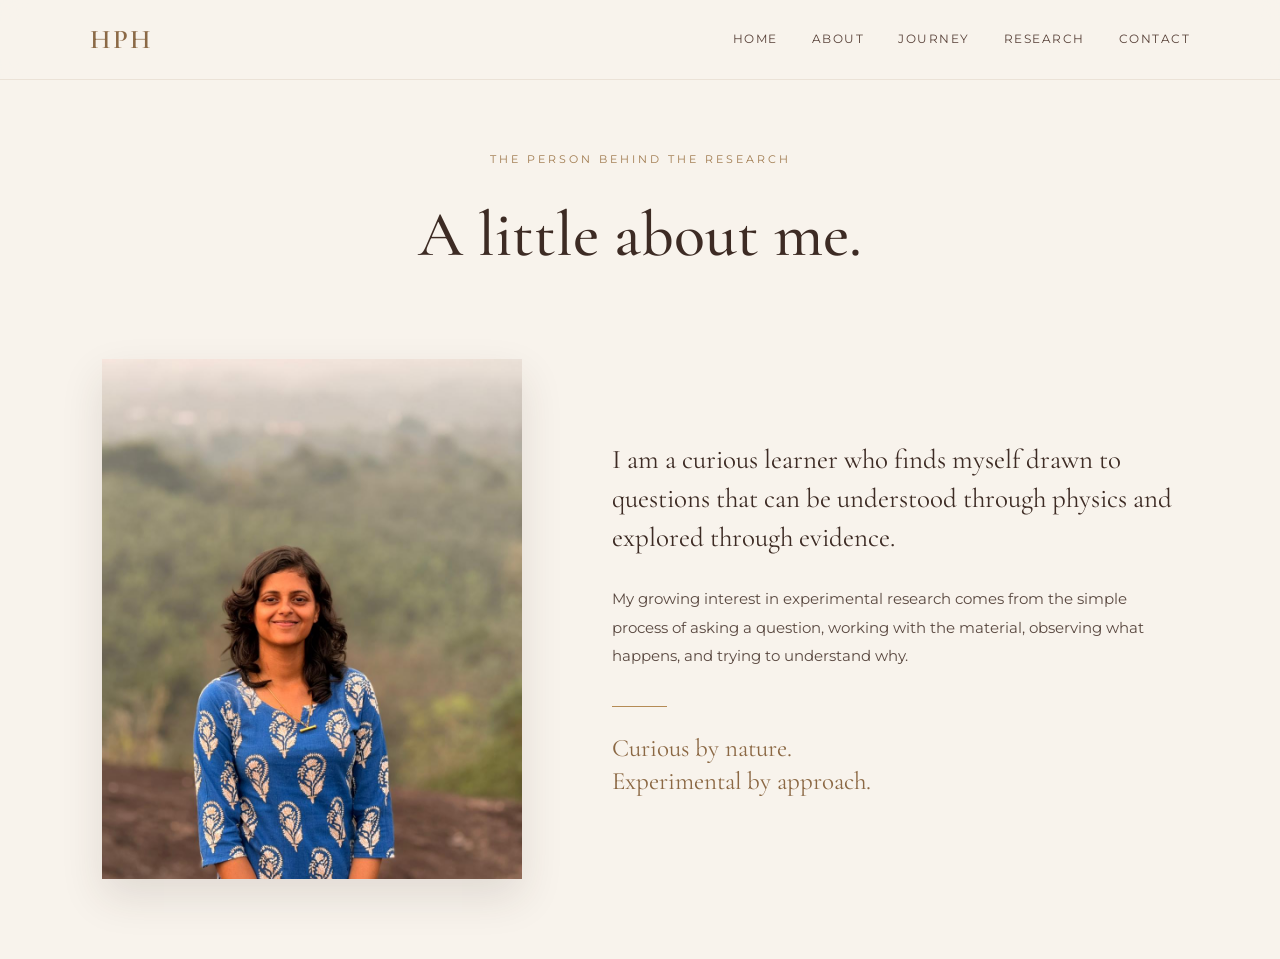
<file: about.html>
<!DOCTYPE html>
<html lang="en">

<head>
    <meta charset="UTF-8">
    <meta name="viewport" content="width=device-width, initial-scale=1.0">

    <title>About Me | Haritha P H</title>

    <link rel="preconnect" href="https://fonts.googleapis.com">
    <link rel="preconnect" href="https://fonts.gstatic.com" crossorigin>

    <link
        href="https://fonts.googleapis.com/css2?family=Cormorant+Garamond:wght@400;500;600;700&family=Montserrat:wght@300;400;500;600&display=swap"
        rel="stylesheet">

    <link rel="stylesheet" href="style.css">
</head>

<body>

    <!-- Navigation -->

    <header class="navbar">

        <div class="logo">
            HPH
        </div>

        <nav> 
    <a href="index.html">Home</a> 
    <a href="about.html">About</a> 
    <a href="journey.html">Journey</a> 
    <a href="project.html">Research</a> 
    <a href="contact.html">Contact</a> 
</nav>

    </header>


    <!-- About Page -->

    <main>

        <section class="about-page">

            <div class="about-heading">

                <p class="section-label">
                    THE PERSON BEHIND THE RESEARCH
                </p>

                <h1>
                    A little about me.
                </h1>

            </div>


            <div class="about-content">

                <!-- Photo -->

                <div class="about-photo">

                    <img
                        src="images/about pic.jpeg"
                        alt="Haritha P H"
                    >

                </div>


                <!-- Text -->

                <div class="about-text">

                    <p class="about-intro">
                        I am a curious learner who finds myself drawn to
                        questions that can be understood through physics
                        and explored through evidence.
                    </p>

                    
                    <p>
                        My growing interest in experimental research comes
                        from the simple process of asking a question,
                        working with the material, observing what happens,
                        and trying to understand why.
                    </p>

                    <div class="about-line"></div>

                    <p class="about-quote">
                        Curious by nature.<br>
                        Experimental by approach.
                    </p>

                </div>

            </div>

        </section>

    </main>

</body>

</html>
</file>
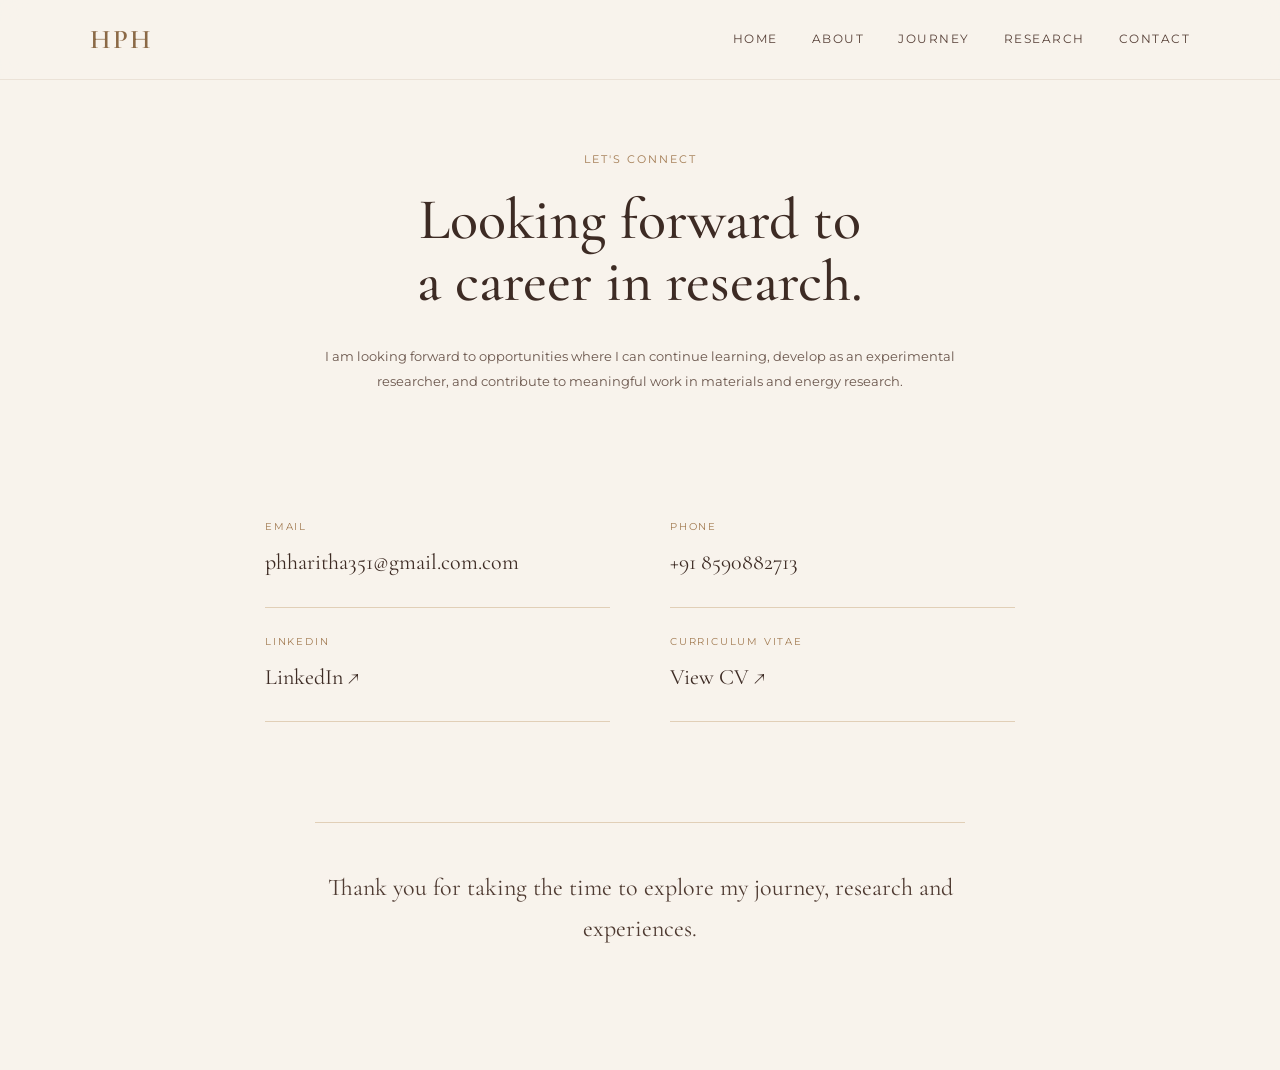
<file: contact.html>
<!DOCTYPE html>
<html lang="en">

<head>

    <meta charset="UTF-8">

    <meta name="viewport" content="width=device-width, initial-scale=1.0">

    <title>Contact | Haritha PH</title>

    <link rel="stylesheet" href="style.css">

    <link
        href="https://fonts.googleapis.com/css2?family=Cormorant+Garamond:wght@400;500;600&family=Montserrat:wght@300;400;500&display=swap"
        rel="stylesheet"
    >

</head>


<body>


    <!-- =========================
         NAVIGATION
    ========================= -->

    <header class="navbar">

    <div class="logo">
        HPH
    </div>

    <nav>
        <a href="index.html">Home</a>
        <a href="about.html">About</a>
        <a href="journey.html">Journey</a>
        <a href="project.html">Research</a>
        <a href="contact.html">Contact</a>
    </nav>

</header>



    <!-- =========================
         CONTACT PAGE
    ========================= -->

    <main class="contact-page">


        <section class="contact-intro">

            <p class="story-label">
                LET'S CONNECT
            </p>

            <h1>
                Looking forward to
                <br>
                a career in research.
            </h1>

            <p class="contact-description">
                I am looking forward to opportunities where I can continue
                learning, develop as an experimental researcher, and
                contribute to meaningful work in materials and energy research.
            </p>

        </section>



        <!-- =========================
             CONTACT DETAILS
        ========================= -->

        <section class="contact-details">

            <div class="contact-item">

                <span>
                    EMAIL
                </span>

                <a href="mailto:phharitha351@gmail.com">
                    phharitha351@gmail.com.com
                </a>

            </div>


            <div class="contact-item">

                <span>
                    PHONE
                </span>

                <a href="tel:+918590882713">
                    +91 8590882713
                </a>

            </div>


            <div class="contact-item">

                <span>
                    LINKEDIN
                </span>

                <a
                    href="https://www.linkedin.com/in/haritha-ph"
                    target="_blank"
                >
                    LinkedIn ↗
                </a>

            </div>


            <div class="contact-item">

                <span>
                    CURRICULUM VITAE
                </span>

                <a
                    href="documents/Haritha CV.pdf"
                    target="_blank"
                >
                    View CV ↗
                </a>

            </div>

        </section>



        <div class="contact-closing">

            <p>
                Thank you for taking the time to explore my journey,
                research and experiences.
            </p>

        </div>


    </main>


</body>

</html>
</file>
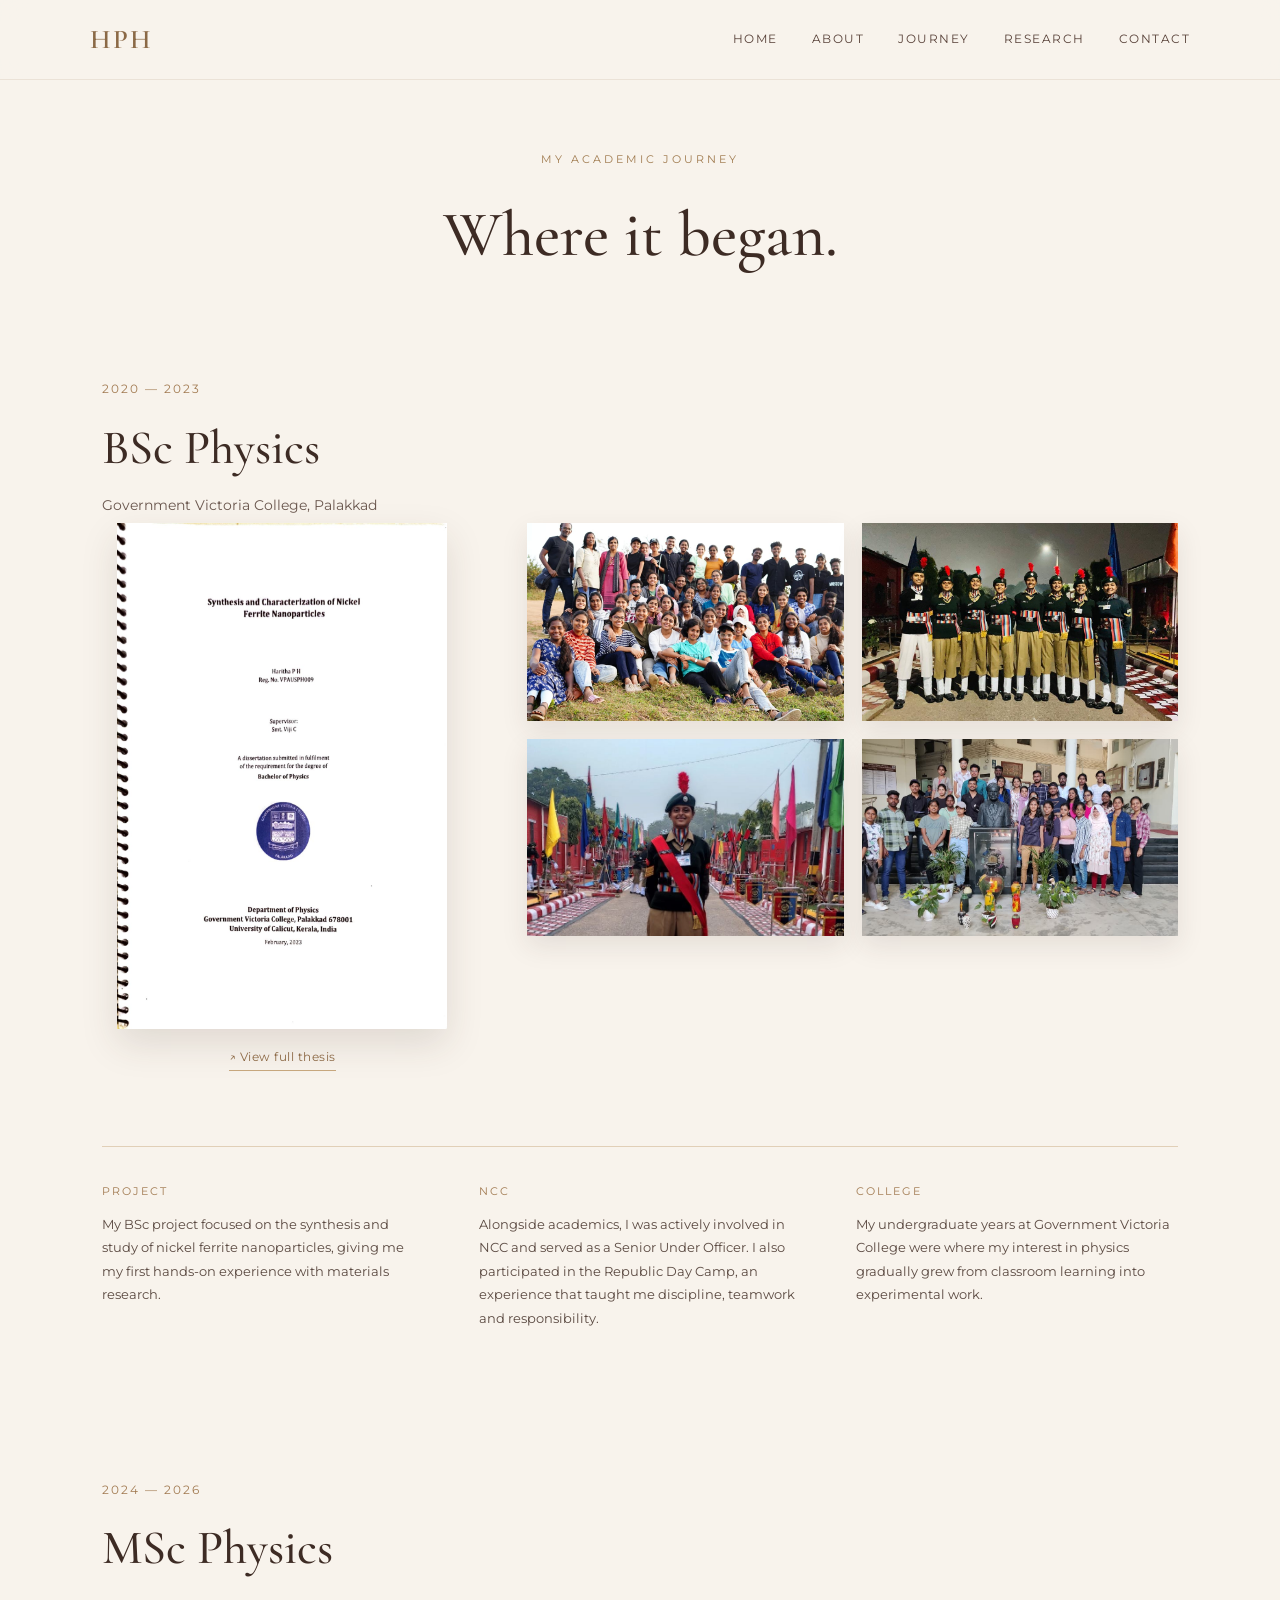
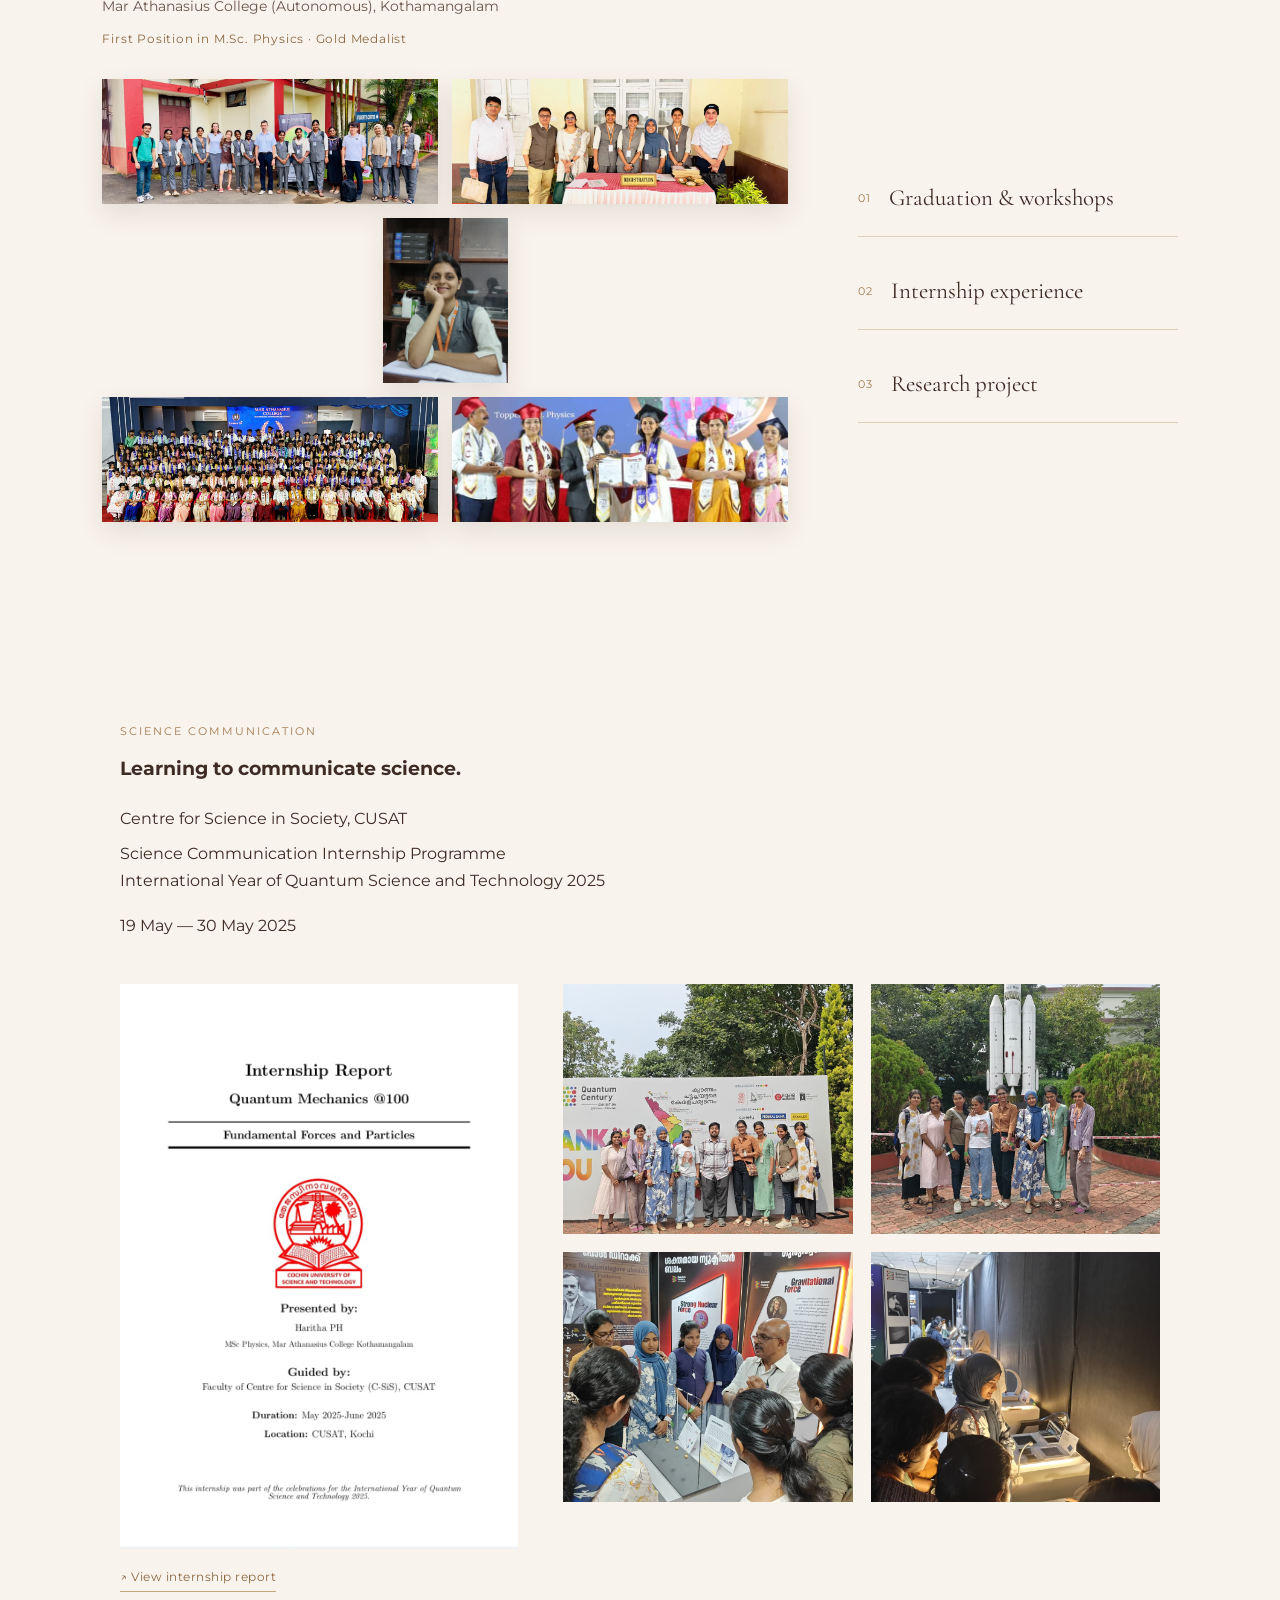
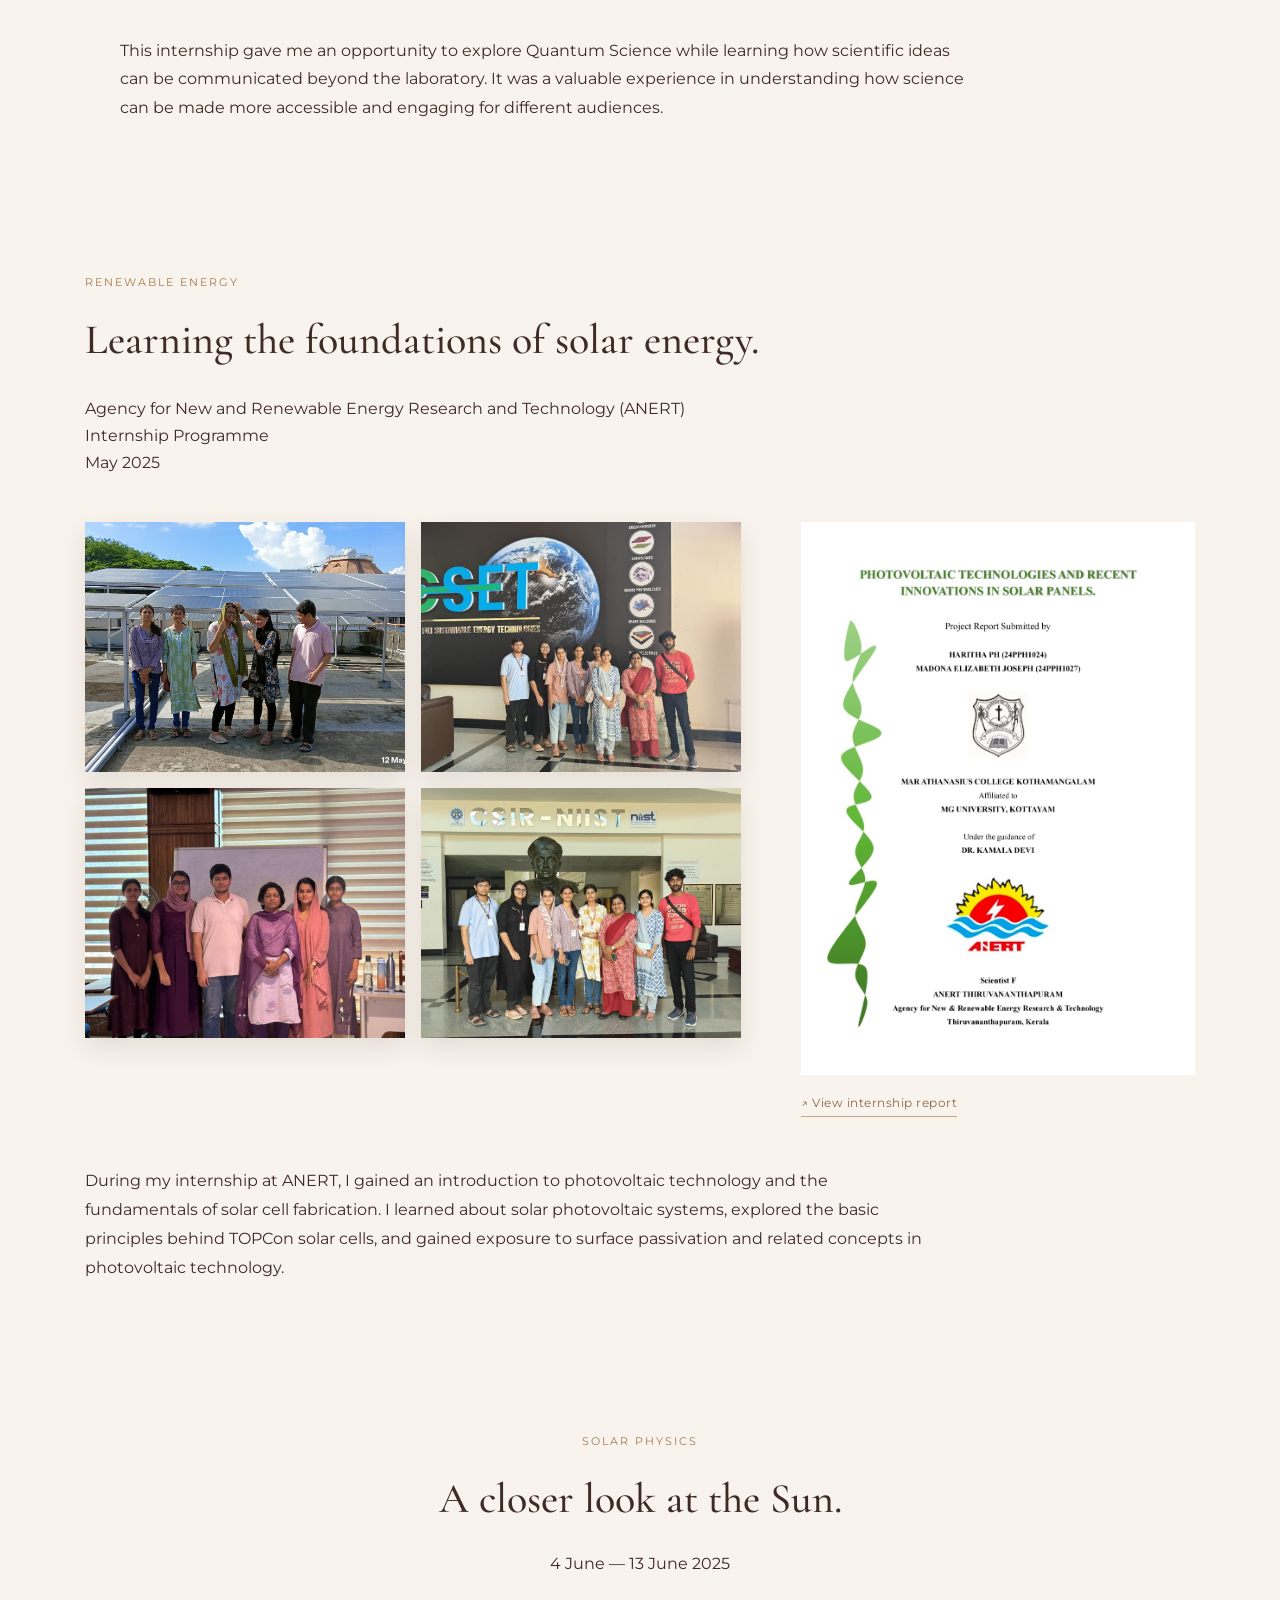
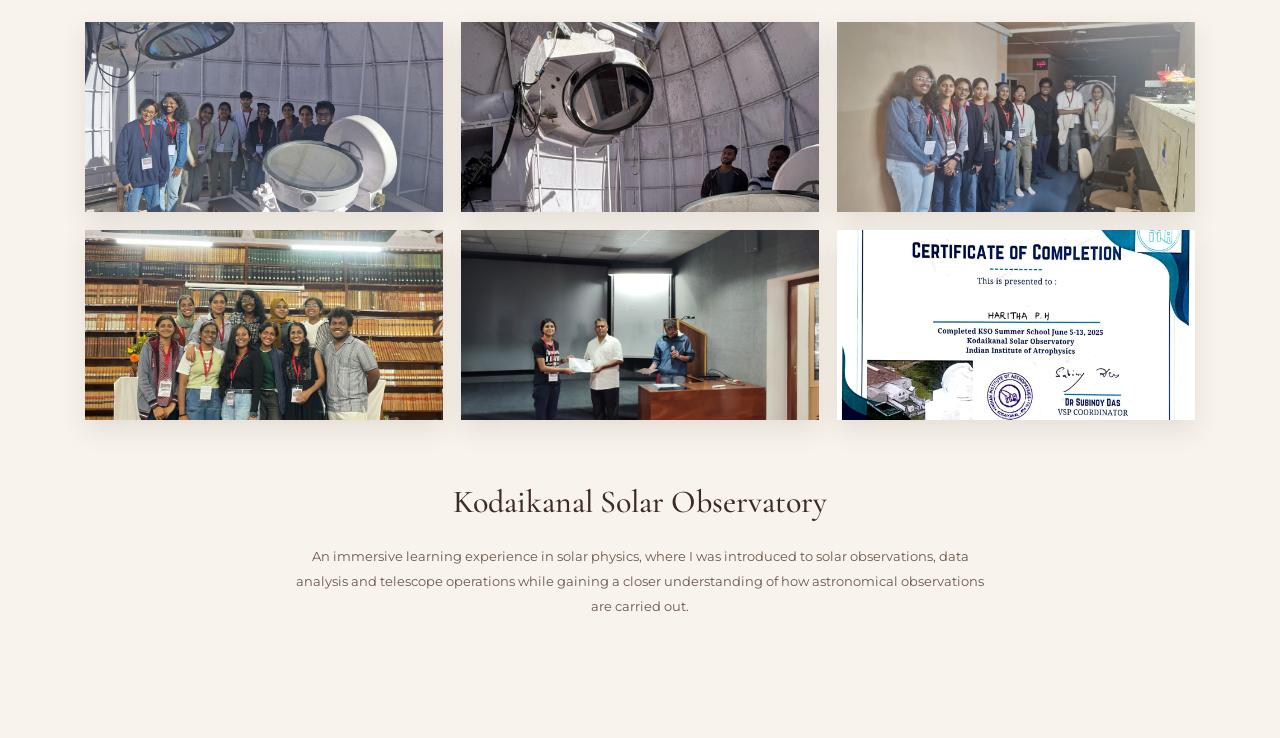
<file: journey.html>
<!DOCTYPE html>
<html lang="en">

<head>

    <meta charset="UTF-8">
    <meta name="viewport" content="width=device-width, initial-scale=1.0">

    <title>Academic Journey | Haritha P H</title>

    <link rel="preconnect" href="https://fonts.googleapis.com">
    <link rel="preconnect" href="https://fonts.gstatic.com" crossorigin>

    <link
        href="https://fonts.googleapis.com/css2?family=Cormorant+Garamond:wght@400;500;600;700&family=Montserrat:wght@300;400;500;600&display=swap"
        rel="stylesheet">

    <link rel="stylesheet" href="style.css">

</head>

<body>

    <!-- Navigation -->

    <header class="navbar">

        <div class="logo">
            HPH
        </div>

        <nav> 
    <a href="index.html">Home</a> 
    <a href="about.html">About</a> 
    <a href="journey.html">Journey</a> 
    <a href="project.html">Research</a> 
    <a href="contact.html">Contact</a> 
</nav>
    </header>


    <!-- Academic Journey -->

    <main>

        <section class="journey-page">

            <div class="journey-heading">

                <p class="section-label">
                    MY ACADEMIC JOURNEY
                </p>

                <h1>
                    Where it began.
                </h1>

            </div>


            <!-- BSc Section -->

            <section class="bsc-section">

                <div class="bsc-title">

                    <p class="journey-year">
                        2020 — 2023
                    </p>

                    <h2>
                        BSc Physics
                    </h2>

                    <p class="institution">
                        Government Victoria College, Palakkad
                    </p>

                </div>


                <!-- Thesis -->

                <div class="bsc-layout">

                    <div class="bsc-thesis">

                        <img
                            src="images/bsc 5.jpeg"
                            alt="BSc Project Thesis"
                        >

                        <a
                            href="documents/BSc Project Thesis.pdf"
                            target="_blank"
                            class="thesis-link"
                        >
                            ↗ View full thesis
                        </a>

                    </div>


                    <!-- Photos -->

                   <div class="bsc-photos">

    <div class="bsc-photo">
        <img
            src="images/bsc 1.jpeg"
            alt="BSc college experience"
        >
    </div>

    <div class="bsc-photo">
        <img
            src="images/bsc 2.jpeg"
            alt="BSc college experience"
        >
    </div>

    <div class="bsc-photo">
        <img
            src="images/bsc 3.jpeg"
            alt="NCC experience during undergraduate studies"
        >
    </div>

    <div class="bsc-photo">
        <img
            src="images/bsc 4.jpeg"
            alt="Republic Day Camp experience"
        >
    </div>

</div>
                    </div>

                </div>


                <!-- BSc Story -->

                <div class="bsc-story">

                    <div>

                        <p class="story-label">
                            PROJECT
                        </p>

                        <p>
                            My BSc project focused on the synthesis and
                            study of nickel ferrite nanoparticles, giving
                            me my first hands-on experience with materials
                            research.
                        </p>

                    </div>


                    <div>

                        <p class="story-label">
                            NCC
                        </p>

                        <p>
                            Alongside academics, I was actively involved
                            in NCC and served as a Senior Under Officer.
                            I also participated in the Republic Day Camp,
                            an experience that taught me discipline,
                            teamwork and responsibility.
                        </p>

                    </div>


                    <div>

                        <p class="story-label">
                            COLLEGE
                        </p>

                        <p>
                            My undergraduate years at Government Victoria
                            College were where my interest in physics
                            gradually grew from classroom learning into
                            experimental work.
                        </p>

                    </div>

                </div>

            </section>
<!-- MSc Section -->

<section class="msc-section">

    <div class="msc-title">

        <p class="journey-year">
            2024 — 2026
        </p>

        <h2>
            MSc Physics
        </h2>

        <p class="institution">
            Mar Athanasius College (Autonomous), Kothamangalam
        </p>
        <p class="msc-achievement">
    First Position in M.Sc. Physics · Gold Medalist
</p>

    </div>


    <div class="msc-intro-layout">

        <!-- Five MSc photos -->

        <div class="msc-photos">

            <div class="msc-photo">
                <img
                    src="images/msc 1.jpeg"
                    alt="MSc college experience"
                >
            </div>

            <div class="msc-photo">
                <img
                    src="images/msc 2.jpeg"
                    alt="MSc college experience"
                >
            </div>

            <div class="msc-photo">
                <img
                    src="images/msc 3.jpeg"
                    alt="MSc college experience"
                >
            </div>

            <div class="msc-photo">
                <img
                    src="images/msc 4.jpeg"
                    alt="MSc college experience"
                >
            </div>

            <div class="msc-photo">
                <img
                    src="images/msc 5.jpeg"
                    alt="MSc college experience"
                >
            </div>

        </div>


        <!-- MSc highlights -->

        <div class="msc-highlights">

    <div class="msc-highlight">
        <span>01</span>
        <p>Graduation & workshops</p>
    </div>

    <div class="msc-highlight">
        <span>02</span>
        <p>Internship experience</p>
    </div>

    <div class="msc-highlight">
        <span>03</span>
        <p>Research project</p>
    </div>

</div>

</section>
        </section>

</section>
<!-- Science Communication Internship -->

<section class="science-communication">

    <div class="science-header">

        <p class="story-label">
            SCIENCE COMMUNICATION
        </p>

        <h3>
            Learning to communicate science.
        </h3>

        <p class="experience-item">
            Centre for Science in Society, CUSAT
        </p>

        <p class="experience-item">
            Science Communication Internship Programme
            <br>
            International Year of Quantum Science and Technology 2025
        </p>

        <p class="experience-date">
            19 May — 30 May 2025
        </p>

    </div>


    <div class="science-content">

        <!-- Internship Report -->

        <div class="science-report">

            <img
                src="images/science report.jpeg"
                alt="Science Communication Internship Report"
            >

            <a
                href="documents/CUSAT Internship Report.pdf"
                target="_blank"
                class="thesis-link"
            >
                ↗ View internship report
            </a>

        </div>


        <!-- Four Photos -->

        <div class="science-photos">

            <div class="science-photo">
                <img
                    src="images/science 1.jpeg"
                    alt="Science communication internship"
                >
            </div>

            <div class="science-photo">
                <img
                    src="images/science 2.jpeg"
                    alt="Science communication internship"
                >
            </div>

            <div class="science-photo">
                <img
                    src="images/science 3.jpeg"
                    alt="Science communication internship"
                >
            </div>

            <div class="science-photo">
                <img
                    src="images/science 4.jpeg"
                    alt="Science communication internship"
                >
            </div>

        </div>

    </div>


    <!-- Short reflection -->

    <div class="science-description">

        <p>
            This internship gave me an opportunity to explore Quantum Science
            while learning how scientific ideas can be communicated beyond
            the laboratory. It was a valuable experience in understanding
            how science can be made more accessible and engaging for
            different audiences.
        </p>

    </div>

</section>
<!-- ANERT Internship -->

<section class="anert-section">

    <div class="anert-header">

        <p class="story-label">
            RENEWABLE ENERGY
        </p>

        <h3>
            Learning the foundations of solar energy.
        </h3>

        <p class="experience-item">
            Agency for New and Renewable Energy Research and Technology (ANERT)
        </p>

        <p class="experience-item">
            Internship Programme
        </p>

        <p class="experience-date">
            May 2025
        </p>

    </div>


    <div class="anert-content">

        <!-- Four Photos -->

        <div class="anert-photos">

            <div class="anert-photo anert-landscape">
                <img
                    src="images/Anert 1.jpeg"
                    alt="ANERT internship experience"
                >
            </div>

            <div class="anert-photo anert-landscape">
                <img
                    src="images/Anert 2.jpeg"
                    alt="ANERT internship experience"
                >
            </div>

            <div class="anert-photo anert-landscape">
                <img
                    src="images/Anert 4.jpeg"
                    alt="ANERT internship experience"
                >
            </div>

            <div class="anert-photo anert-portrait">
                <img
                    src="images/Anert 3.jpeg"
                    alt="ANERT internship experience"
                >
            </div>

        </div>


        <!-- Internship Report -->

        <div class="anert-report">

            <img
                src="images/Anert report.jpeg"
                alt="ANERT internship report"
            >

            <a
                href="documents/anert internship report.pdf"
                target="_blank"
                class="thesis-link"
            >
                ↗ View internship report
            </a>

        </div>

    </div>


    <!-- What I did -->

    <div class="anert-description">

        <p>
            During my internship at ANERT, I gained an introduction to
            photovoltaic technology and the fundamentals of solar cell
            fabrication. I learned about solar photovoltaic systems,
            explored the basic principles behind TOPCon solar cells, and
            gained exposure to surface passivation and related concepts
            in photovoltaic technology.
        </p>

    </div>

</section>
<!-- Kodaikanal Solar Observatory -->

<section class="kso-section">

    <div class="kso-header">

        <p class="story-label">
            SOLAR PHYSICS
        </p>

        <h3>
            A closer look at the Sun.
        </h3>

        <p class="experience-date">
            4 June — 13 June 2025
        </p>

    </div>


    <!-- Photo Gallery -->

    <div class="kso-photos">

        <div class="kso-photo">
            <img
                src="images/KSO 1.jpeg"
                alt="Kodaikanal Solar Observatory"
            >
        </div>

        <div class="kso-photo">
            <img
                src="images/KSO 2.jpeg"
                alt="Kodaikanal Solar Observatory"
            >
        </div>

        <div class="kso-photo">
            <img
                src="images/KSO 3.jpeg"
                alt="Kodaikanal Solar Observatory"
            >
        </div>

        <div class="kso-photo">
            <img
                src="images/KSO 4.jpeg"
                alt="Kodaikanal Solar Observatory"
            >
        </div>

        <div class="kso-photo">
            <img
                src="images/KSO 5.jpeg"
                alt="Kodaikanal Solar Observatory"
            >
        </div>

        <div class="kso-photo">
            <img
                src="images/Kodaikanal Solar Observatory certificate.jpeg"
                alt="Kodaikanal Solar Observatory certificate"
            >
        </div>

    </div>


    <!-- Centre Description -->

    <div class="kso-story">

        <h4>
            Kodaikanal Solar Observatory
        </h4>

        <p>
            An immersive learning experience in solar physics, where I was
            introduced to solar observations, data analysis and telescope
            operations while gaining a closer understanding of how astronomical
            observations are carried out.
        </p>

    </div>

</section>
    </main>

</body>

</html>
</file>
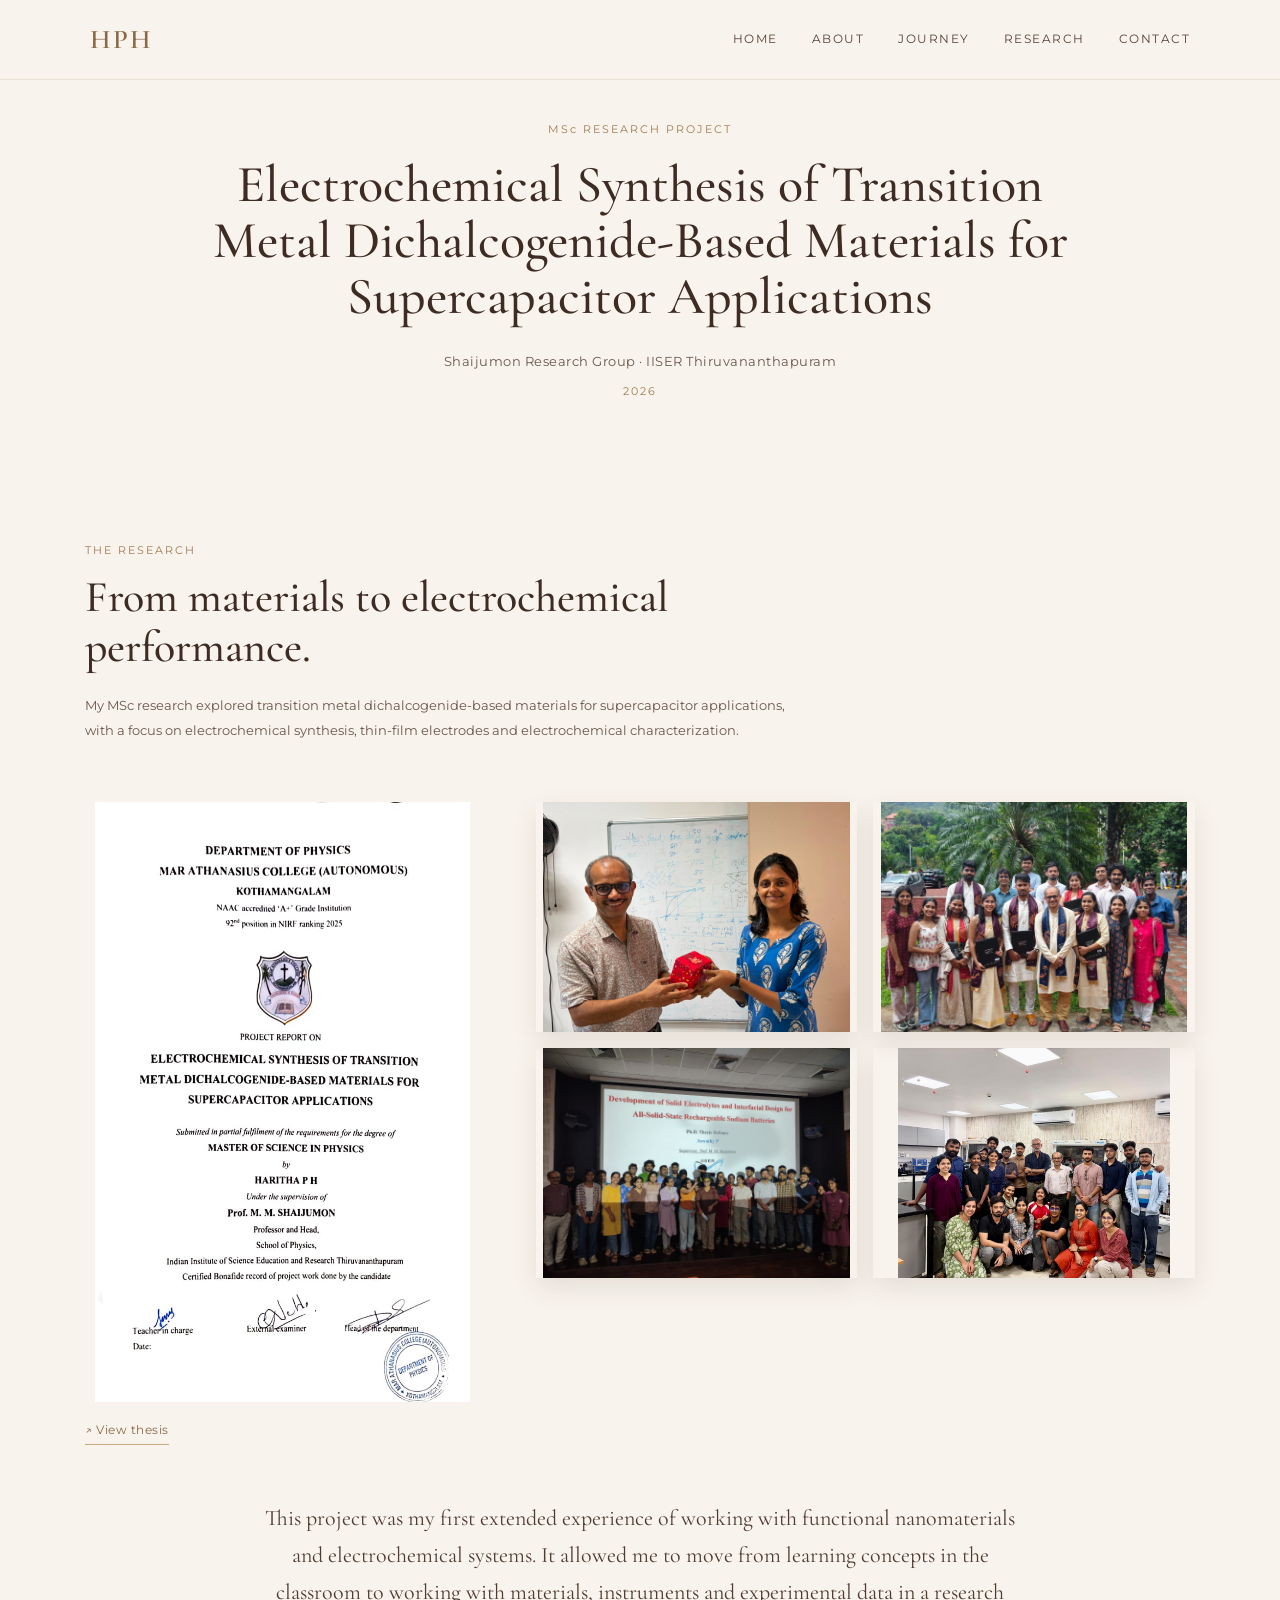
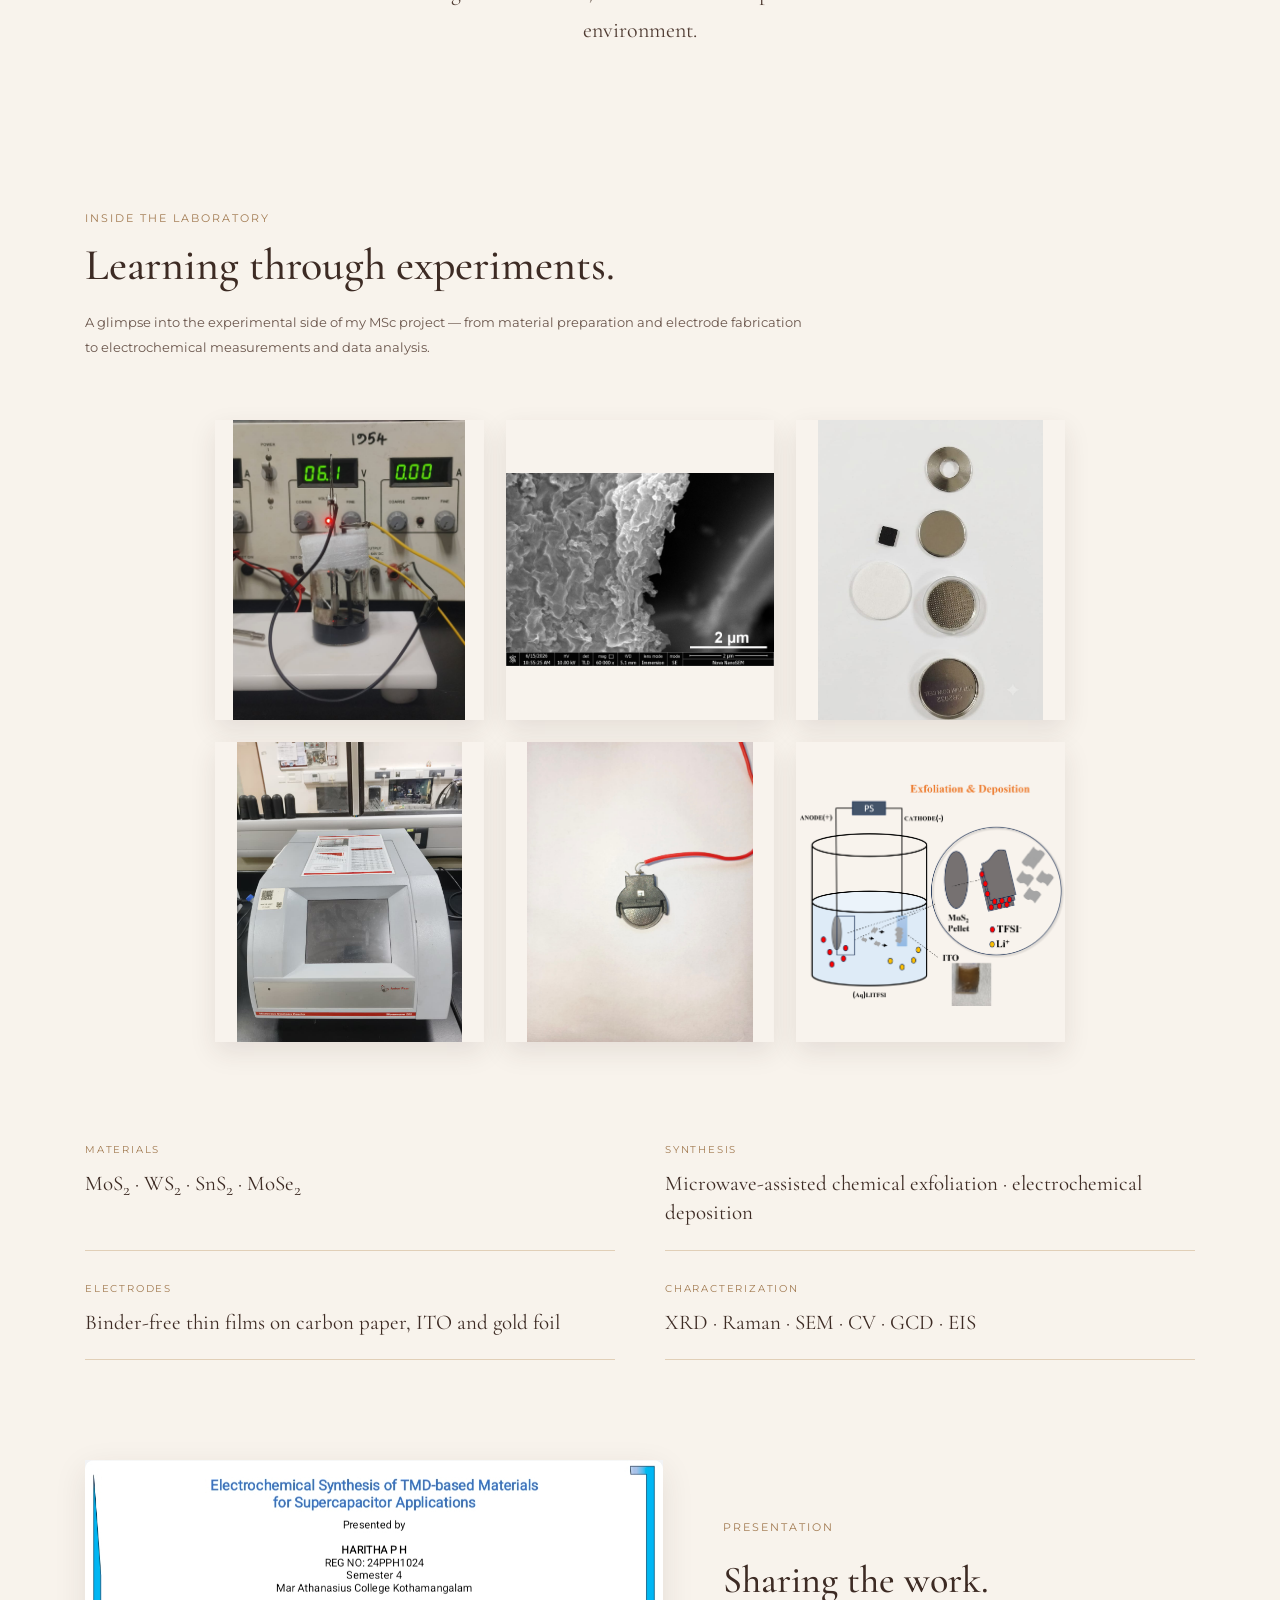
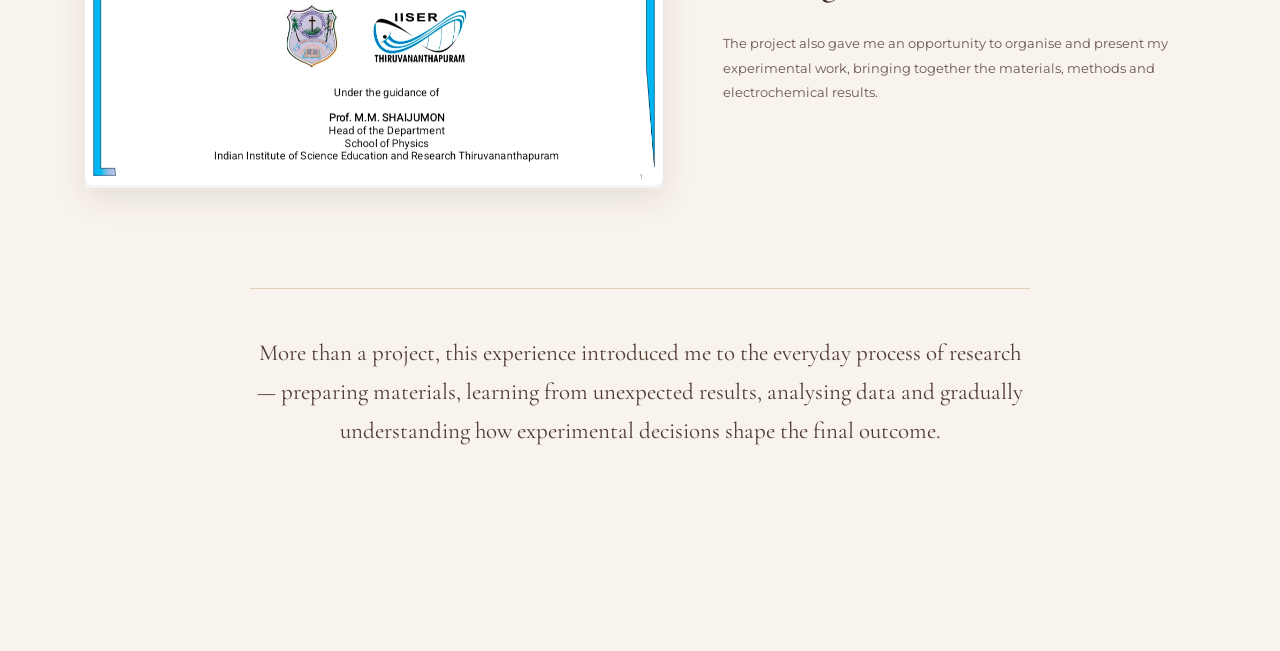
<file: project.html>
<!DOCTYPE html>
<html lang="en">

<head>

    <meta charset="UTF-8">

    <meta name="viewport" content="width=device-width, initial-scale=1.0">

    <title>MSc Research Project | Haritha PH</title>

    <link rel="stylesheet" href="style.css">

    <link
        href="https://fonts.googleapis.com/css2?family=Cormorant+Garamond:wght@400;500;600&family=Montserrat:wght@300;400;500&display=swap"
        rel="stylesheet"
    >

</head>


<body>


    <!-- =========================
         NAVIGATION
    ========================= -->

    <header class="navbar">

    <div class="logo">
        HPH
    </div>

    <nav>
        <a href="index.html">Home</a>
        <a href="about.html">About</a>
        <a href="journey.html">Journey</a>
        <a href="project.html">Research</a>
        <a href="contact.html">Contact</a>
    </nav>

</header>


    <!-- =========================
         PROJECT PAGE
    ========================= -->

    <main class="project-page">


        <!-- =========================
             PROJECT INTRODUCTION
        ========================= -->

        <section class="project-intro">

            <p class="story-label">
                MSc RESEARCH PROJECT
            </p>

            <h1>
                Electrochemical Synthesis of
                Transition Metal Dichalcogenide-Based
                Materials for Supercapacitor Applications
            </h1>

            <p class="project-institution">
                Shaijumon Research Group · IISER Thiruvananthapuram
            </p>

            <p class="project-date">
                2026
            </p>

        </section>



        <!-- =====================================================
             SECTION 1 — THE RESEARCH
        ===================================================== -->

        <section class="research-section">


            <div class="research-heading">

                <p class="story-label">
                    THE RESEARCH
                </p>

                <h2>
                    From materials to electrochemical performance.
                </h2>

                <p>
                    My MSc research explored transition metal
                    dichalcogenide-based materials for supercapacitor
                    applications, with a focus on electrochemical
                    synthesis, thin-film electrodes and electrochemical
                    characterization.
                </p>

            </div>



            <!-- Thesis + Memories -->

            <div class="research-layout">


                <!-- Thesis -->

                <div class="research-thesis">

                    <img
                        src="images/thesis.jpeg"
                        alt="MSc thesis"
                    >

                    <a
                        href="documents/MSc thesis.pdf"
                        target="_blank"
                        class="thesis-link"
                    >
                        ↗ View thesis
                    </a>

                </div>



                <!-- Research Memories -->

                <div class="research-memories">


                    <div class="research-memory">

                        <img
                            src="images/project 1.jpeg"
                            alt="MSc research experience"
                        >

                    </div>


                    <div class="research-memory">

                        <img
                            src="images/project 2.jpeg"
                            alt="MSc research experience"
                        >

                    </div>


                    <div class="research-memory">

                        <img
                            src="images/project 3.jpeg"
                            alt="MSc research experience"
                        >

                    </div>


                    <div class="research-memory">

                        <img
                            src="images/project 4.jpeg"
                            alt="MSc research experience"
                        >

                    </div>


                </div>

            </div>



            <!-- Research Reflection -->

            <div class="research-reflection">

                <p>
                    This project was my first extended experience of
                    working with functional nanomaterials and
                    electrochemical systems. It allowed me to move from
                    learning concepts in the classroom to working with
                    materials, instruments and experimental data in a
                    research environment.
                </p>

            </div>


        </section>



        <!-- =====================================================
             SECTION 2 — INSIDE THE LABORATORY
        ===================================================== -->

        <section class="laboratory-section">


            <div class="laboratory-heading">

                <p class="story-label">
                    INSIDE THE LABORATORY
                </p>

                <h2>
                    Learning through experiments.
                </h2>

                <p>
                    A glimpse into the experimental side of my MSc project —
                    from material preparation and electrode fabrication
                    to electrochemical measurements and data analysis.
                </p>

            </div>



            <!-- Laboratory Photos -->

            <div class="laboratory-gallery">


                <div class="lab-photo">

                    <img
                        src="images/lab 1.jpeg"
                        alt="MSc project laboratory work"
                    >

                </div>


                <div class="lab-photo">

                    <img
                        src="images/lab 2.png"
                        alt="MSc project laboratory work"
                    >

                </div>


                <div class="lab-photo">

                    <img
                        src="images/lab 3.jpeg"
                        alt="MSc project laboratory work"
                    >

                </div>


                <div class="lab-photo">

                    <img
                        src="images/lab 4.jpeg"
                        alt="MSc project laboratory work"
                    >

                </div>


                <div class="lab-photo">

                    <img
                        src="images/lab 5.jpeg"
                        alt="MSc project laboratory work"
                    >

                </div>


                <div class="lab-photo">

                    <img
                        src="images/lab 6.png"
                        alt="MSc project laboratory work"
                    >

                </div>


            </div>



            <!-- Techniques -->

            <div class="research-techniques">

                <div class="technique-item">

                    <span>
                        MATERIALS
                    </span>

                    <p>
                MoS<sub>2</sub> · WS<sub>2</sub> · SnS<sub>2</sub> · MoSe<sub>2</sub>
                   </p>

                </div>


                <div class="technique-item">

                    <span>
                        SYNTHESIS
                    </span>

                    <p>
                        Microwave-assisted chemical exfoliation
                        · electrochemical deposition
                    </p>

                </div>


                <div class="technique-item">

                    <span>
                        ELECTRODES
                    </span>

                    <p>
                        Binder-free thin films on carbon paper,
                        ITO and gold foil
                    </p>

                </div>


                <div class="technique-item">

                    <span>
                        CHARACTERIZATION
                    </span>

                    <p>
                        XRD · Raman · SEM · CV · GCD · EIS
                    </p>

                </div>


            </div>



            <!-- Presentation -->

            <div class="project-presentation">


                <div class="presentation-image">

                    <img
                        src="images/project ppt.jpeg"
                        alt="MSc project presentation"
                    >

                </div>


                <div class="presentation-text">

                    <p class="story-label">
                        PRESENTATION
                    </p>

                    <h3>
                        Sharing the work.
                    </h3>

                    <p>
                        The project also gave me an opportunity to organise
                        and present my experimental work, bringing together
                        the materials, methods and electrochemical results.
                    </p>

                    

                </div>


            </div>



            <!-- Final Reflection -->

            <div class="laboratory-reflection">

                <p>
                    More than a project, this experience introduced me to
                    the everyday process of research — preparing materials,
                    learning from unexpected results, analysing data and
                    gradually understanding how experimental decisions
                    shape the final outcome.
                </p>

            </div>


        </section>


    </main>


</body>

</html>
</file>
<file: style.css>
/* =========================================
   HARITHA PROFESSIONAL WEBSITE
   Main Styles
   ========================================= */


/* ---------- GENERAL ---------- */

* {
    margin: 0;
    padding: 0;
    box-sizing: border-box;
}

html {
    scroll-behavior: smooth;
}

body {
    background: #f8f3ec;
    color: #3d2b24;
    font-family: "Montserrat", sans-serif;
    font-weight: 400;
    line-height: 1.7;
}


/* ---------- NAVIGATION ---------- */

.navbar {
    position: fixed;
    top: 0;
    left: 0;

    width: 100%;
    height: 80px;

    display: flex;
    align-items: center;
    justify-content: space-between;

    padding: 0 7%;

    background: rgba(248, 243, 236, 0.88);
    backdrop-filter: blur(12px);

    border-bottom: 1px solid rgba(139, 105, 70, 0.12);

    z-index: 1000;
}


/* Logo */

.logo {
    font-family: "Cormorant Garamond", serif;
    font-size: 27px;
    font-weight: 600;
    letter-spacing: 2px;
    color: #8b6946;
}


/* Navigation links */

.navbar nav {
    display: flex;
    gap: 34px;
}

.navbar nav a {
    text-decoration: none;
    color: #594239;

    font-size: 12px;
    letter-spacing: 1.5px;
    text-transform: uppercase;

    transition: color 0.3s ease;
}

.navbar nav a:hover {
    color: #b28a57;
}


/* ---------- HERO ---------- */

.hero {
    min-height: 100vh;

    display: flex;
    align-items: center;

    position: relative;

    padding: 140px 10% 100px;

    overflow: hidden;
}


/* Hero text */

.hero-content {
    width: 62%;
    position: relative;
    z-index: 2;
}


.small-label,
.section-label {
    font-size: 11px;
    letter-spacing: 3px;
    text-transform: uppercase;
    color: #a07b4f;
    margin-bottom: 25px;
}


/* Main name */

.hero h1 {
    font-family: "Cormorant Garamond", serif;

    font-size: clamp(70px, 9vw, 125px);

    font-weight: 500;
    line-height: 0.9;

    color: #3d2b24;

    margin-bottom: 28px;
}

.hero h1 span {
    color: #a67c4e;
}


/* Academic title */

.hero h2 {
    font-family: "Cormorant Garamond", serif;

    font-size: 29px;
    line-height: 1.2;

    font-weight: 500;

    color: #513b30;

    margin-bottom: 28px;
}

.hero h2 span {
    color: #9a744b;
}


/* Description */

.hero-description {
    max-width: 600px;

    font-size: 15px;
    line-height: 1.9;

    color: #6b584f;

    margin-bottom: 38px;
}


/* ---------- BUTTONS ---------- */

.hero-buttons {
    display: flex;
    gap: 15px;
    flex-wrap: wrap;
}

.button {
    display: inline-block;

    padding: 13px 25px;

    text-decoration: none;

    font-size: 11px;
    letter-spacing: 1.4px;
    text-transform: uppercase;

    transition: all 0.3s ease;
}


/* Primary */

.primary-button {
    background: #8b6946;
    color: #fffaf4;
}

.primary-button:hover {
    background: #6f5137;
    transform: translateY(-2px);
}


/* Secondary */

.secondary-button {
    border: 1px solid #bda27f;
    color: #76583e;
}

.secondary-button:hover {
    background: #eee3d5;
    transform: translateY(-2px);
}


/* ---------- HERO DECORATION ---------- */

/* =========================
   HERO PHOTO COLLAGE
========================= */

.hero-collage {
    position: relative;
    width: 520px;
    height: 500px;
    margin-left: auto;
}

.hero-collage .photo {
    position: absolute;
    overflow: hidden;
    border: none;
    padding: 0;
    background: transparent;
    box-shadow: 0 10px 25px rgba(61, 43, 36, 0.12);
    border-radius: 2px;
}

.hero-collage .photo img {
    display: block;
    width: 100%;
    height: 100%;
    object-fit: cover;
}


/* Top left */

.hero-collage .photo-1 {
    width: 245px;
    height: 150px;
    top: 5px;
    left: 0;
}


/* Top right */

.hero-collage .photo-2 {
    width: 245px;
    height: 150px;
    top: 5px;
    right: 0;
}


/* Center */

.hero-collage .photo-3 {
    width: 290px;
    height: 165px;
    top: 167px;
    left: 115px;
    z-index: 3;
}


/* Bottom left */

.hero-collage .photo-4 {
    width: 245px;
    height: 150px;
    bottom: 0;
    left: 0;
    z-index: 2;
}


/* Bottom right */

.hero-collage .photo-5 {
    width: 245px;
    height: 150px;
    bottom: 0;
    right: 0;
    z-index: 2;
}

/* Gentle hover */

.hero-collage .photo:hover {
    transform: scale(1.025);
    z-index: 10;
    box-shadow: 0 15px 32px rgba(61, 43, 36, 0.18);
}

/* ---------- INTRODUCTION ---------- */

.intro-section {
    max-width: 950px;

    margin: 0 auto;

    padding: 150px 8%;
}


.intro-section h2,
.journey-preview h2,
.research-preview h2,
.skills-preview h2,
.contact-section h2 {

    font-family: "Cormorant Garamond", serif;

    font-size: clamp(42px, 5vw, 65px);

    font-weight: 500;

    line-height: 1.05;

    color: #432f27;

    margin-bottom: 35px;
}


.intro-text {
    max-width: 720px;

    font-size: 15px;

    line-height: 2;

    color: #6c5a50;

    margin-bottom: 22px;
}


/* ---------- SECTION PLACEHOLDERS ---------- */

.journey-preview,
.research-preview,
.skills-preview,
.contact-section {

    min-height: 70vh;

    padding: 150px 10%;

    display: flex;

    flex-direction: column;

    justify-content: center;
}


/* Journey */

.journey-preview {
    background: #efe4d6;
}


/* Research */

.research-preview {
    background: #f8f3ec;
}


/* Skills */

.skills-preview {
    background: #eee2d4;
}


/* Contact */

.contact-section {
    background: #3d2b24;

    color: #f8f3ec;

    text-align: center;

    align-items: center;
}

.contact-section h2 {
    color: #f8f3ec;
}

.contact-section p {
    max-width: 550px;

    color: #d8c8b8;

    font-size: 15px;
}


/* ---------- ANIMATION ---------- */

@keyframes gentleFloat {

    0% {
        transform: translateY(0);
    }

    50% {
        transform: translateY(-10px);
    }

    100% {
        transform: translateY(0);
    }
}


/* ---------- MOBILE ---------- */

@media (max-width: 900px) {

    .navbar {
        padding: 0 5%;
    }

    .navbar nav {
        gap: 15px;
    }

    .navbar nav a {
        font-size: 9px;
        letter-spacing: 1px;
    }

    .hero {
        padding: 130px 8% 80px;
    }

    .hero-content {
        width: 100%;
    }

    .hero-decoration {
        opacity: 0.25;

        right: -90px;

        width: 280px;
        height: 380px;
    }

    .hero h1 {
        font-size: 75px;
    }

    .hero h2 {
        font-size: 25px;
    }

    .intro-section,
    .journey-preview,
    .research-preview,
    .skills-preview,
    .contact-section {

        padding: 100px 8%;
    }
}


@media (max-width: 600px) {

    .navbar {
        height: 70px;
    }

    .logo {
        font-size: 23px;
    }

    .navbar nav {
        display: none;
    }

    .hero {
        min-height: 100vh;

        padding-top: 120px;
    }

    .hero h1 {
        font-size: 65px;
    }

    .hero h2 {
        font-size: 22px;
    }

    .hero-description {
        font-size: 14px;
    }

    .hero-decoration {
        display: none;
    }

    .intro-section h2,
    .journey-preview h2,
    .research-preview h2,
    .skills-preview h2,
    .contact-section h2 {

        font-size: 45px;
    }
}
/* =========================
   ABOUT PAGE
========================= */

.about-page {
    min-height: 100vh;
    padding: 150px 8% 80px;
    background: #f8f3ec;
}


/* Page heading */

.about-heading {
    text-align: center;
    margin-bottom: 70px;
}

.about-heading .section-label {
    margin-bottom: 12px;
}

.about-heading h1 {
    font-family: "Cormorant Garamond", serif;
    font-size: 64px;
    font-weight: 500;
    color: #3d2b24;
    margin: 0;
}


/* Main content */

.about-content {
    max-width: 1100px;
    margin: 0 auto;

    display: grid;
    grid-template-columns: 420px 1fr;
    gap: 90px;

    align-items: center;
}


/* Photo */

.about-photo {
    width: 100%;
    height: 520px;
    overflow: hidden;
    box-shadow: 0 18px 40px rgba(61, 43, 36, 0.12);
}

.about-photo img {
    width: 100%;
    height: 100%;
    display: block;
    object-fit: cover;
}


/* Text */

.about-text {
    max-width: 560px;
}

.about-text p {
    font-family: "Montserrat", sans-serif;
    font-size: 15px;
    font-weight: 400;
    line-height: 1.9;
    color: #5a4941;
    margin-bottom: 22px;
}

.about-text .about-intro {
    font-family: "Cormorant Garamond", serif;
    font-size: 27px;
    line-height: 1.45;
    color: #3d2b24;
    margin-bottom: 28px;
}


/* Small decorative line */

.about-line {
    width: 55px;
    height: 1px;
    background: #b58b55;
    margin: 35px 0 25px;
}


/* Closing thought */

.about-text .about-quote {
    font-family: "Cormorant Garamond", serif;
    font-size: 25px;
    line-height: 1.35;
    color: #8b6844;
    margin: 0;
}
/* =========================
   ACADEMIC JOURNEY PAGE
========================= */

.journey-page {
    min-height: 100vh;
    padding: 150px 8% 100px;
    background: #f8f3ec;
}


/* Page heading */

.journey-heading {
    text-align: center;
    margin-bottom: 90px;
}

.journey-heading .section-label {
    margin-bottom: 12px;
}

.journey-heading h1 {
    font-family: "Cormorant Garamond", serif;
    font-size: 64px;
    font-weight: 500;
    color: #3d2b24;
    margin: 0;
}


/* BSc title */

.bsc-section {
    max-width: 1150px;
    margin: 0 auto;
}

.bsc-title {
    margin-bottom: 5px;
}

.journey-year {
    font-family: "Montserrat", sans-serif;
    font-size: 12px;
    letter-spacing: 2px;
    color: #a27b52;
    margin-bottom: 8px;
}

.bsc-title h2 {
    font-family: "Cormorant Garamond", serif;
    font-size: 48px;
    font-weight: 500;
    color: #3d2b24;
    margin: 0 0 5px;
}

.institution {
    font-family: "Montserrat", sans-serif;
    font-size: 14px;
    color: #6a574e;
    margin: 0;
}


/* Thesis + photos */

.bsc-layout {
    display: grid;
    grid-template-columns: 360px 1fr;
    gap: 65px;
    align-items: start;
}


/* Thesis */

.bsc-thesis {
    text-align: center;
}

.bsc-thesis img {
    width: 100%;
    max-width: 330px;
    display: block;
    margin: 0 auto;
    box-shadow: 0 15px 35px rgba(61, 43, 36, 0.13);
}

.thesis-link {
    display: inline-block;
    margin-top: 18px;

    font-family: "Montserrat", sans-serif;
    font-size: 12px;
    letter-spacing: 0.5px;

    color: #8b6844;
    text-decoration: none;

    border-bottom: 1px solid #c7a77d;
    padding-bottom: 3px;

    transition: 0.3s ease;
}

.thesis-link:hover {
    color: #3d2b24;
    border-color: #3d2b24;
}


/* Four landscape photos */

.bsc-photos {
    display: grid;
    grid-template-columns: 1fr 1fr;
    gap: 18px;
}

.bsc-photo {
    width: 100%;
    aspect-ratio: 16 / 10;
    overflow: hidden;
    box-shadow: 0 10px 25px rgba(61, 43, 36, 0.10);
}

.bsc-photo img {
    width: 100%;
    height: 100%;
    display: block;
    object-fit: cover;

    transition: transform 0.4s ease;
}

.bsc-photo:hover img {
    transform: scale(1.03);
}


/* BSc writing */

.bsc-story {
    margin-top: 75px;

    display: grid;
    grid-template-columns: repeat(3, 1fr);
    gap: 55px;

    border-top: 1px solid rgba(181, 139, 85, 0.35);
    padding-top: 35px;
}

.story-label {
    font-family: "Montserrat", sans-serif;
    font-size: 11px;
    letter-spacing: 2px;
    color: #a27b52;
    margin-bottom: 12px;
}

.bsc-story > div > p:last-child {
    font-family: "Montserrat", sans-serif;
    font-size: 13px;
    line-height: 1.8;
    color: #5a4941;
    margin: 0;
}
/* =========================
   MSc SECTION
========================= */

.msc-section {
    max-width: 1150px;
    margin: 150px auto 0;
}


/* MSc title */

.msc-title {
    margin-bottom: 30px;
}

.msc-title h2 {
    font-family: "Cormorant Garamond", serif;
    font-size: 48px;
    font-weight: 500;
    color: #3d2b24;
    margin: 0 0 5px;
}
.msc-achievement {
    font-family: "Montserrat", sans-serif;
    font-size: 12px;
    letter-spacing: 0.8px;
    color: #8b6844;
    margin-top: 10px;
}


/* Photos + highlights */

.msc-intro-layout {
    display: grid;
    grid-template-columns: 1fr 320px;
    gap: 70px;
    align-items: center;
}


/* =========================
   FIVE COLLEGE PHOTOS
   2 — 1 — 2
========================= */

.msc-photos {
    display: grid;
    grid-template-columns: 1fr 1fr;
    gap: 14px;
    align-items: center;
}


/* Landscape photos */

.msc-photo {
    width: 100%;
    height: 125px;
    overflow: hidden;
    box-shadow: 0 10px 25px rgba(61, 43, 36, 0.10);
}

.msc-photo img {
    width: 100%;
    height: 100%;
    display: block;
    object-fit: cover;
}


/* Middle portrait photo */

.msc-photo:nth-child(3) {
    grid-column: 1 / -1;

    width: 125px;
    height: 165px;

    justify-self: center;
}
/* MSc photo hover */

.msc-photo img {
    transition: transform 0.5s ease;
}

.msc-photo:hover img {
    transform: scale(1.05);
}

/* =========================
   MSc HIGHLIGHTS
========================= */

.msc-highlights {
    display: flex;
    flex-direction: column;
    gap: 35px;
}

.msc-highlight {
    display: flex;
    align-items: center;
    gap: 18px;

    border-bottom: 1px solid rgba(181, 139, 85, 0.35);
    padding-bottom: 18px;
}

.msc-highlight span {
    font-family: "Montserrat", sans-serif;
    font-size: 11px;
    letter-spacing: 1px;
    color: #a27b52;
}

.msc-highlight p {
    font-family: "Cormorant Garamond", serif;
    font-size: 23px;
    color: #3d2b24;
    margin: 0;
}
/* =========================================================
   SCIENCE COMMUNICATION INTERNSHIP
   ========================================================= */

.science-communication {
    width: 100%;
    max-width: 1100px;
    margin: 100px auto;
    padding: 0 30px;
    box-sizing: border-box;
}


/* Heading / introduction */

.science-header {
    margin-bottom: 45px;
}

.science-header .story-label {
    margin-bottom: 12px;
}

.science-header h3 {
    margin-bottom: 20px;
}

.science-header .experience-item {
    margin-bottom: 8px;
}

.science-header .experience-date {
    margin-top: 18px;
}


/* Main two-column area */

.science-content {
    display: grid;
    grid-template-columns: minmax(280px, 0.8fr) minmax(420px, 1.2fr);
    gap: 45px;
    align-items: start;
}


/* Internship report */

.science-report {
    width: 100%;
}

.science-report img {
    display: block;
    width: 100%;
    height: auto;
    max-height: 620px;
    object-fit: contain;
    object-position: top center;
}

.science-report .thesis-link {
    display: inline-block;
    margin-top: 18px;
}


/* Photo grid */

.science-photos {
    display: grid;
    grid-template-columns: 1fr 1fr;
    gap: 18px;
    width: 100%;
}


/* Individual photo */

.science-photo {
    width: 100%;
    height: 250px;
    overflow: hidden;
}

.science-photo img {
    display: block;
    width: 100%;
    height: 100%;
    object-fit: cover;
}


/* Reflection */

.science-description {
    max-width: 850px;
    margin-top: 45px;
}

.science-description p {
    line-height: 1.8;
}


/* =========================================================
   MOBILE
   ========================================================= */

@media (max-width: 800px) {

    .science-communication {
        margin: 70px auto;
        padding: 0 20px;
    }

    .science-content {
        grid-template-columns: 1fr;
        gap: 40px;
    }

    .science-photos {
        grid-template-columns: 1fr 1fr;
        gap: 12px;
    }

    .science-photo {
        height: 200px;
    }

}


@media (max-width: 500px) {

    .science-photos {
        grid-template-columns: 1fr;
    }

    .science-photo {
        height: 260px;
    }

}
/* =========================================================
   PHOTO HOVER ZOOM — MSc + Science Communication
   ========================================================= */

.msc-experience .experience-photo,
.science-communication .science-photo {
    overflow: hidden;
    cursor: pointer;
}

.msc-experience .experience-photo img,
.science-communication .science-photo img {
    transition: transform 0.5s ease;
}

.msc-experience .experience-photo:hover img,
.science-communication .science-photo:hover img {
    transform: scale(1.05);
}
/* =========================================================
   ANERT INTERNSHIP
   ========================================================= */

.anert-section {
    max-width: 1150px;
    margin: 150px auto 0;
    padding: 0 20px;
}


/* =========================
   ANERT HEADER
========================= */

.anert-header {
    margin-bottom: 45px;
}

.anert-header h3 {
    font-family: "Cormorant Garamond", serif;
    font-size: 42px;
    font-weight: 500;
    color: #3d2b24;
    margin: 0 0 20px;
}


/* =========================
   PHOTOS + REPORT
========================= */

.anert-content {
    display: grid;
    grid-template-columns: 1.25fr 0.75fr;
    gap: 60px;
    align-items: start;
}


/* =========================
   FOUR PHOTOS
========================= */

.anert-photos {
    display: grid;
    grid-template-columns: 1fr 1fr;
    gap: 16px;
    align-items: stretch;
}


/* Photo containers */

.anert-photo {
    overflow: hidden;
    box-shadow: 0 10px 25px rgba(61, 43, 36, 0.10);
    cursor: pointer;
}


/* Landscape photos */

.anert-landscape {
    height: 250px;
}


/* Portrait photo */

.anert-portrait {
    height: 250px;
}


/* Images */

.anert-photo img {
    width: 100%;
    height: 100%;
    display: block;
    object-fit: cover;
    transition: transform 0.5s ease;
}


/* Hover zoom */

.anert-photo:hover img {
    transform: scale(1.05);
}


/* =========================
   REPORT
========================= */

.anert-report {
    width: 100%;
}

.anert-report img {
    width: 100%;
    max-height: 560px;
    display: block;
    object-fit: contain;
    object-position: top center;
}

.anert-report .thesis-link {
    display: inline-block;
    margin-top: 18px;
}


/* =========================
   DESCRIPTION
========================= */

.anert-description {
    max-width: 850px;
    margin-top: 50px;
}

.anert-description p {
    line-height: 1.8;
}


/* =========================
   MOBILE
========================= */

@media (max-width: 800px) {

    .anert-section {
        margin: 100px auto 0;
    }

    .anert-content {
        grid-template-columns: 1fr;
        gap: 40px;
    }

    .anert-landscape {
        height: 150px;
    }

    .anert-portrait {
        height: 230px;
    }

}


@media (max-width: 500px) {

    .anert-photos {
        grid-template-columns: 1fr;
    }

    .anert-landscape,
    .anert-portrait {
        height: 250px;
    }

}
/* =========================================================
   KODAIKANAL SOLAR OBSERVATORY
   ========================================================= */

.kso-section {
    max-width: 1150px;
    margin: 150px auto 0;
    padding: 0 20px 120px;
}


/* =========================
   HEADER
========================= */

.kso-header {
    text-align: center;
    margin-bottom: 45px;
}

.kso-header .story-label {
    margin-bottom: 12px;
}

.kso-header h3 {
    font-family: "Cormorant Garamond", serif;
    font-size: 42px;
    font-weight: 500;
    color: #3d2b24;
    margin: 0 0 15px;
}

.kso-header .experience-date {
    margin: 0;
}


/* =========================
   PHOTO GALLERY
========================= */

.kso-photos {
    display: grid;
    grid-template-columns: 1fr 1fr 1fr;
    gap: 18px;
}


/* Individual photos */

.kso-photo {
    width: 100%;
    height: 190px;
    overflow: hidden;
    box-shadow: 0 10px 25px rgba(61, 43, 36, 0.10);
    cursor: pointer;
}


/* Images */

.kso-photo img {
    width: 100%;
    height: 100%;
    display: block;
    object-fit: cover;
    transition: transform 0.5s ease;
}


/* Hover zoom */

.kso-photo:hover img {
    transform: scale(1.05);
}


/* =========================
   CENTRE STORY
========================= */

.kso-story {
    max-width: 700px;
    margin: 55px auto 0;
    text-align: center;
}

.kso-story h4 {
    font-family: "Cormorant Garamond", serif;
    font-size: 32px;
    font-weight: 500;
    color: #3d2b24;
    margin: 0 0 15px;
}

.kso-story p {
    font-family: "Montserrat", sans-serif;
    font-size: 13px;
    line-height: 1.9;
    color: #6b574d;
    margin: 0;
}


/* =========================
   MOBILE
========================= */

@media (max-width: 800px) {

    .kso-section {
        margin: 100px auto 0;
    }

    .kso-photos {
        grid-template-columns: 1fr 1fr;
        gap: 12px;
    }

    .kso-photo {
        height: 150px;
    }

}


@media (max-width: 500px) {

    .kso-photos {
        grid-template-columns: 1fr;
    }

    .kso-photo {
        height: 210px;
    }

}
/* =========================================================
   MSc RESEARCH PROJECT PAGE
   ========================================================= */


/* =========================
   PROJECT PAGE
========================= */

.project-page {
    max-width: 1150px;
    margin: 0 auto;
    padding: 120px 20px 100px;
}


/* =========================
   PROJECT INTRO
========================= */

.project-intro {
    max-width: 900px;
    margin: 0 auto 140px;
    text-align: center;
}

.project-intro .story-label {
    margin-bottom: 18px;
}

.project-intro h1 {
    font-family: "Cormorant Garamond", serif;
    font-size: 52px;
    line-height: 1.08;
    font-weight: 500;
    color: #3d2b24;
    margin: 0 auto 25px;
}

.project-institution {
    font-family: "Montserrat", sans-serif;
    font-size: 13px;
    letter-spacing: 0.5px;
    color: #6b574d;
    margin-bottom: 10px;
}

.project-date {
    font-family: "Montserrat", sans-serif;
    font-size: 11px;
    letter-spacing: 2px;
    color: #a27b52;
    margin: 0;
}


/* =========================
   SECTION 1 — RESEARCH
========================= */

.research-section {
    margin-bottom: 160px;
}

.research-heading {
    max-width: 720px;
    margin-bottom: 60px;
}

.research-heading h2,
.laboratory-heading h2 {
    font-family: "Cormorant Garamond", serif;
    font-size: 44px;
    line-height: 1.15;
    font-weight: 500;
    color: #3d2b24;
    margin: 0 0 20px;
}

.research-heading > p:last-child,
.laboratory-heading > p:last-child {
    font-family: "Montserrat", sans-serif;
    font-size: 13px;
    line-height: 1.9;
    color: #6b574d;
    margin: 0;
}


/* =========================
   THESIS + MEMORIES
========================= */

.research-layout {
    display: grid;
    grid-template-columns: 0.75fr 1.25fr;
    gap: 55px;
    align-items: start;
}


/* Thesis */

.research-thesis {
    width: 100%;
}

.research-thesis img {
    width: 100%;
    display: block;
    max-height: 600px;
    object-fit: contain;
    object-position: top center;
}

.research-thesis .thesis-link {
    display: inline-block;
    margin-top: 18px;
}


/* Memories */

.research-memories {
    display: grid;
    grid-template-columns: 1fr 1fr;
    gap: 16px;
}

.research-memory {
    height: 230px;
    overflow: hidden;
    box-shadow: 0 10px 25px rgba(61, 43, 36, 0.10);
    cursor: pointer;
}

.research-memory img {
    width: 100%;
    height: 100%;
    display: block;
    object-fit: contain;
    transition: transform 0.5s ease;
}


.research-memory:hover img {
    transform: scale(1.05);
}


/* =========================
   RESEARCH REFLECTION
========================= */

.research-reflection {
    max-width: 780px;
    margin: 55px auto 0;
    text-align: center;
}

.research-reflection p {
    font-family: "Cormorant Garamond", serif;
    font-size: 22px;
    line-height: 1.7;
    color: #4f3b32;
    margin: 0;
}


/* =========================================================
   SECTION 2 — LABORATORY
========================================================= */

.laboratory-section {
    margin-bottom: 100px;
}

.laboratory-heading {
    max-width: 720px;
    margin-bottom: 60px;
}


/* =========================
   LABORATORY GALLERY
========================= */

.laboratory-gallery {
    display: grid;
    grid-template-columns: repeat(3, 1fr);
    gap: 22px;
    max-width: 850px;
    margin: 0 auto;
}

.lab-photo {
    width: 100%;
    height: 300px;
    overflow: hidden;
    box-shadow: 0 10px 25px rgba(61, 43, 36, 0.10);
    cursor: pointer;
    background: #f8f3ed;
}

.lab-photo img {
    width: 100%;
    height: 100%;
    display: block;
    object-fit: contain;
    transition: transform 0.5s ease;
}

.lab-photo:hover img {
    transform: scale(1.03);
}


/* =========================
   MOBILE
========================= */

@media (max-width: 800px) {

    .laboratory-gallery {
        grid-template-columns: 1fr 1fr;
        gap: 16px;
        max-width: 650px;
    }

    .lab-photo {
        height: 260px;
    }

}


@media (max-width: 500px) {

    .laboratory-gallery {
        grid-template-columns: 1fr;
        max-width: 400px;
    }

    .lab-photo {
        height: 320px;
    }

}
/* =========================
   TECHNIQUES
========================= */

.research-techniques {
    display: grid;
    grid-template-columns: 1fr 1fr;
    gap: 0 50px;
    margin-top: 70px;
}

.technique-item {
    border-bottom: 1px solid rgba(181, 139, 85, 0.35);
    padding: 22px 0;
}

.technique-item span {
    font-family: "Montserrat", sans-serif;
    font-size: 10px;
    letter-spacing: 1.8px;
    color: #a27b52;
}

.technique-item p {
    font-family: "Cormorant Garamond", serif;
    font-size: 21px;
    line-height: 1.4;
    color: #3d2b24;
    margin: 8px 0 0;
}


/* =========================
   PRESENTATION
========================= */

.project-presentation {
    display: grid;
    grid-template-columns: 1.1fr 0.9fr;
    gap: 60px;
    align-items: center;
    margin-top: 100px;
}

.presentation-image {
    overflow: hidden;
    box-shadow: 0 10px 30px rgba(61, 43, 36, 0.10);
}

.presentation-image img {
    width: 100%;
    display: block;
    transition: transform 0.5s ease;
}

.presentation-image:hover img {
    transform: scale(1.03);
}

.presentation-text h3 {
    font-family: "Cormorant Garamond", serif;
    font-size: 38px;
    font-weight: 500;
    color: #3d2b24;
    margin: 0 0 18px;
}

.presentation-text > p:not(.story-label) {
    font-family: "Montserrat", sans-serif;
    font-size: 13px;
    line-height: 1.9;
    color: #6b574d;
    margin-bottom: 25px;
}

.presentation-text .thesis-link {
    display: inline-block;
}


/* =========================
   FINAL REFLECTION
========================= */

.laboratory-reflection {
    max-width: 780px;
    margin: 100px auto 0;
    padding-top: 45px;
    border-top: 1px solid rgba(181, 139, 85, 0.35);
    text-align: center;
}

.laboratory-reflection p {
    font-family: "Cormorant Garamond", serif;
    font-size: 23px;
    line-height: 1.7;
    color: #4f3b32;
    margin: 0;
}


/* =========================================================
   MOBILE
========================================================= */

@media (max-width: 800px) {

    .project-page {
        padding: 90px 20px 70px;
    }

    .project-intro {
        margin-bottom: 100px;
    }

    .project-intro h1 {
        font-size: 42px;
    }

    .research-heading h2,
    .laboratory-heading h2 {
        font-size: 38px;
    }

    .research-layout {
        grid-template-columns: 1fr;
        gap: 45px;
    }

    .research-memories {
        grid-template-columns: 1fr 1fr;
    }

    .laboratory-gallery {
        grid-template-columns: 1fr 1fr;
    }

    .project-presentation {
        grid-template-columns: 1fr;
        gap: 40px;
    }

}


@media (max-width: 500px) {

    .project-intro h1 {
        font-size: 36px;
    }

    .research-heading h2,
    .laboratory-heading h2 {
        font-size: 34px;
    }

    .research-memories {
        grid-template-columns: 1fr;
    }

    .laboratory-gallery {
        grid-template-columns: 1fr;
    }

    .lab-photo {
        height: 230px;
    }

    .research-techniques {
        grid-template-columns: 1fr;
    }

}
 /* =========================================================
    CONTACT PAGE
========================================================= */


/* =========================
   CONTACT PAGE
========================= */

.contact-page {
    max-width: 1000px;
    margin: 0 auto;
    padding: 150px 20px 120px;
}


/* =========================
   CONTACT INTRO
========================= */

.contact-intro {
    max-width: 750px;
    margin: 0 auto;
    text-align: center;
}

.contact-intro .story-label {
    margin-bottom: 20px;
}

.contact-intro h1 {
    font-family: "Cormorant Garamond", serif;
    font-size: 58px;
    line-height: 1.08;
    font-weight: 500;
    color: #3d2b24;
    margin: 0 0 30px;
}

.contact-description {
    font-family: "Montserrat", sans-serif;
    font-size: 13px;
    line-height: 1.9;
    color: #6b574d;
    max-width: 650px;
    margin: 0 auto;
}


/* =========================
   CONTACT DETAILS
========================= */

.contact-details {
    max-width: 750px;
    margin: 100px auto 0;
    display: grid;
    grid-template-columns: 1fr 1fr;
    gap: 0 60px;
}

.contact-item {
    padding: 25px 0;
    border-bottom: 1px solid rgba(181, 139, 85, 0.35);
}

.contact-item span {
    display: block;
    font-family: "Montserrat", sans-serif;
    font-size: 10px;
    letter-spacing: 1.8px;
    color: #a27b52;
    margin-bottom: 9px;
}

.contact-item a {
    font-family: "Cormorant Garamond", serif;
    font-size: 22px;
    color: #3d2b24;
    text-decoration: none;
    transition: color 0.3s ease;
}

.contact-item a:hover {
    color: #a27b52;
}


/* =========================
   CLOSING
========================= */

.contact-closing {
    max-width: 650px;
    margin: 100px auto 0;
    text-align: center;
    padding-top: 45px;
    border-top: 1px solid rgba(181, 139, 85, 0.35);
}

.contact-closing p {
    font-family: "Cormorant Garamond", serif;
    font-size: 24px;
    line-height: 1.7;
    color: #4f3b32;
    margin: 0;
}


/* =========================
   MOBILE
========================= */

@media (max-width: 700px) {

    .contact-page {
        padding: 100px 20px 80px;
    }

    .contact-intro h1 {
        font-size: 46px;
    }

    .contact-details {
        grid-template-columns: 1fr;
        margin-top: 70px;
    }

    .contact-closing {
        margin-top: 70px;
    }

}
/* =========================
   NAVIGATION HOVER
========================= */

.navbar nav a {
    transition: color 0.3s ease;
}

.navbar nav a:hover {
    color: #a27b52;
}
</file>
